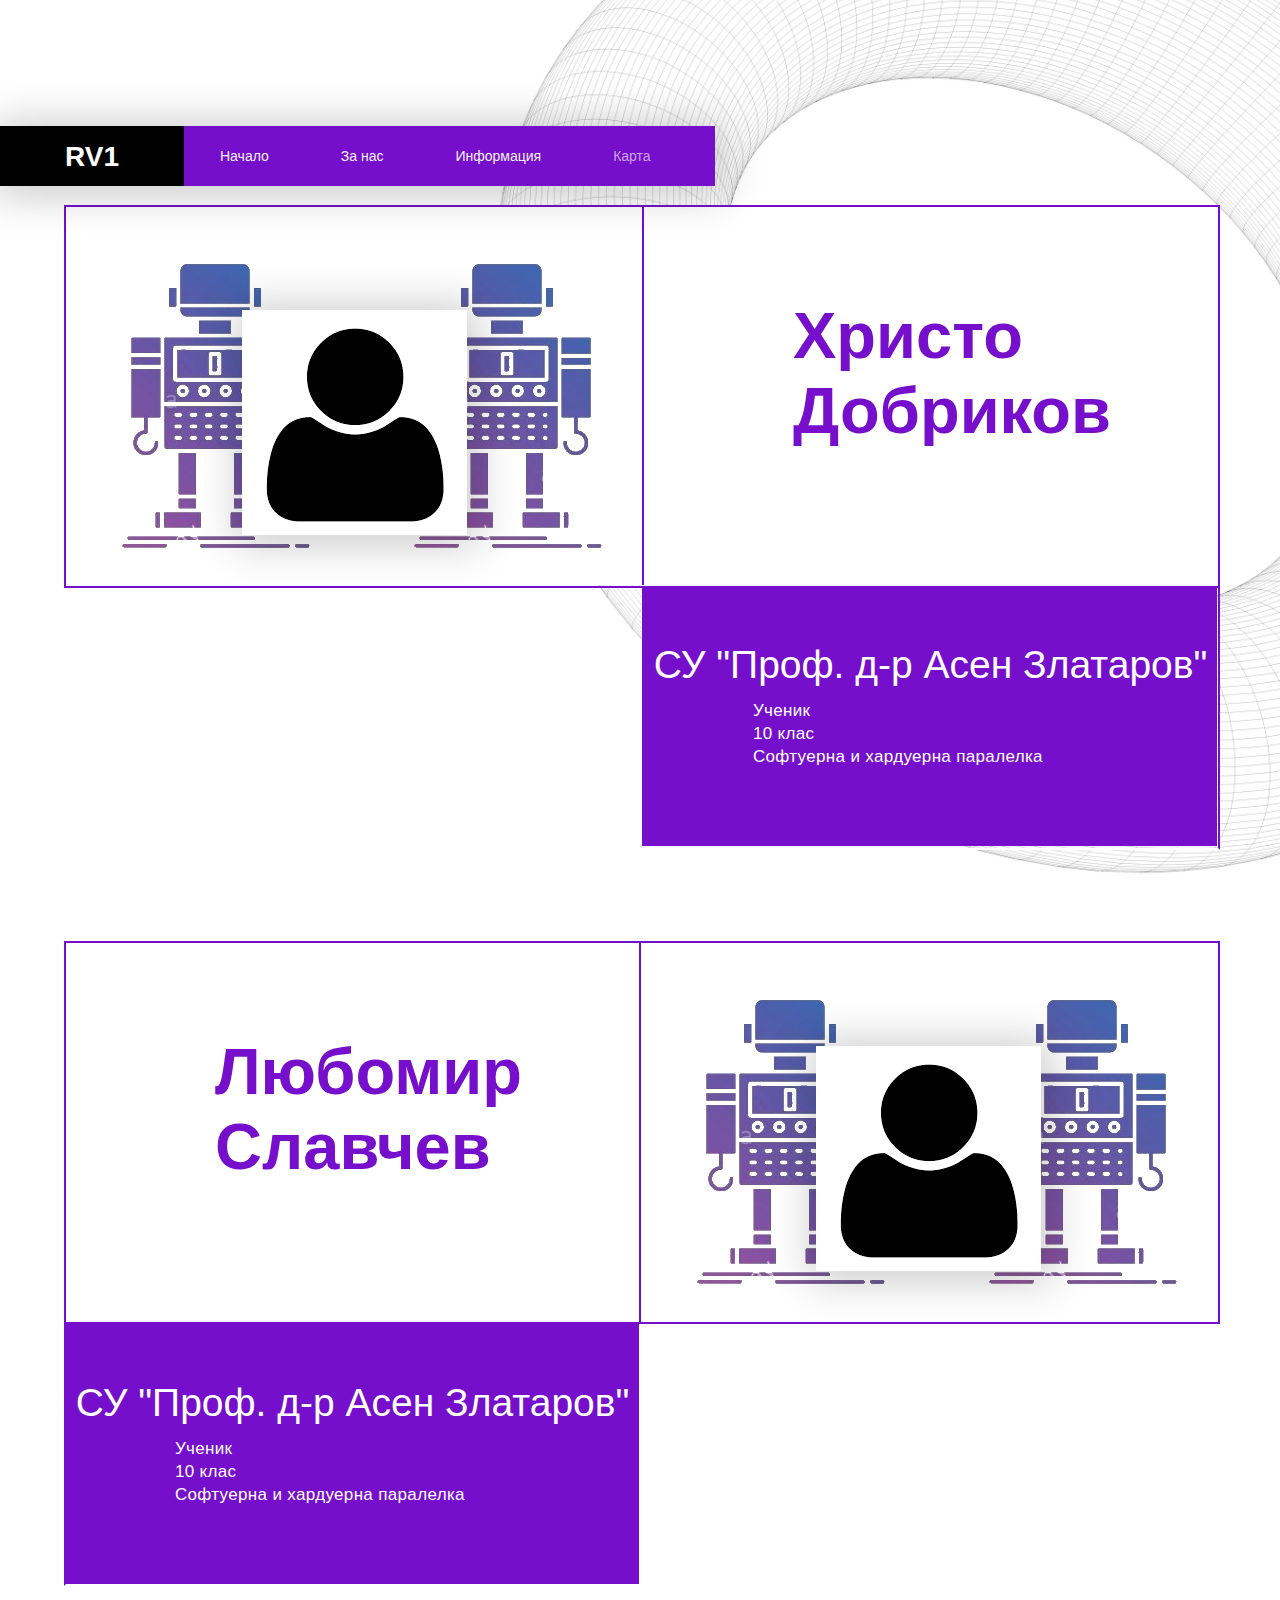
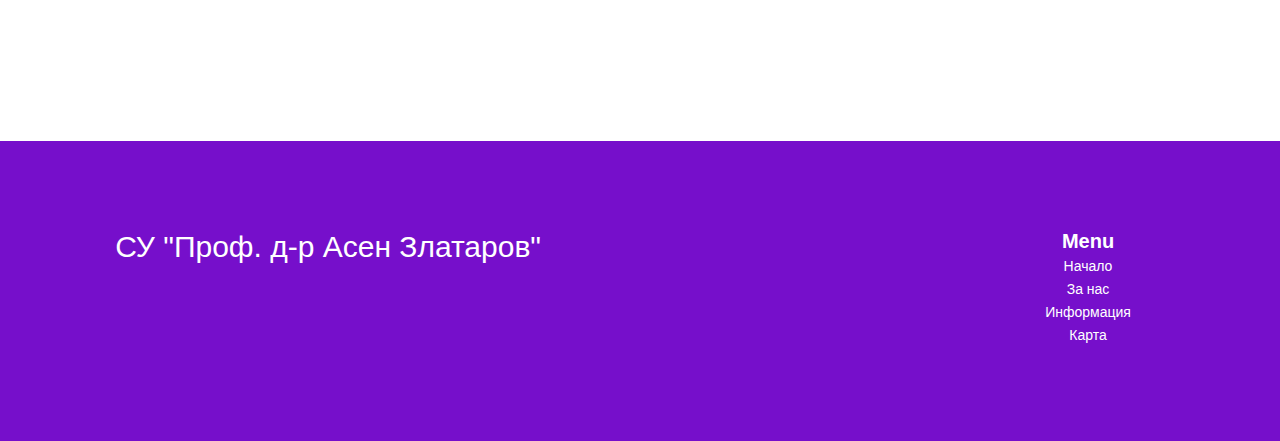
<file: Robotics 2020/Pages/about.html>
<!DOCTYPE html>
<html>
<head>
	<title>За нас | Robotics</title>
	<link rel="stylesheet" type="text/css" href="../Styles/style.css">
	<link rel="stylesheet" type="text/css" href="../Styles/about.css">
	<link rel="icon" href="../Images/logo1.png" type="image/gif" sizes="16x16">

	<meta charset="UTF-8">		
</head>
<body>

	<div class="navbar">
	  <h1 class="logo">RV1</h1>
	  <a href="../index.html">Начало</a>
	  <a href="">За нас</a>
	  <a href="info.html">Информация</a>
	  <a href="karta.html" class="active-nav">Карта</a>
	</div>

<div class="map-header">

<div id="about-us"class="about-us-ico">
	<div class="ico-first-box">
		<div class="about-us-first-box">
			
				<img class="portret" src="../Images/gaolang.png">
			
		</div>
		<div class="about-us-second-box">
			<div class="names-text">
				Христо<br> Добриков
			</div>


		</div>
	</div>	

	<div class="ico-second-box">	
		<div class=empty-box>

		</div>
		<div class=about-us-text-box>
			<div class="text-Capitals">
				СУ "Проф. д-р Асен Златаров"
			</div>
			<div class="text-text">
				Ученик<br>
				10 клас<br>
				Софтуерна и хардуерна паралелка
			</div>	
		</div>

	</div>	

</div>


<div class="about-us-lubo">
	<div class="lubo-first-box">
				<div class="about-us-second-box-lubo">
			<div class="names-text">
				Любомир<br> Славчев
			</div>


		</div>
		<div class="about-us-first-box-lubo">
			
				<img class="portret" src="../Images/gaolang.png">
			
		</div>
	</div>
	<div class="lubo-second-box">
			<div class=about-us-text-box-lubo>
			<div class="text-Capitals-lubo">
				СУ "Проф. д-р Асен Златаров"
			</div>
			<div class="text-text">
				Ученик<br>
				10 клас<br>
				Софтуерна и хардуерна паралелка
			</div>	
		</div>
	</div>
</div>
</div>
<div class="footer">
  <p class="left-text">СУ "Проф. д-р Асен Златаров"</p>

  <div class="right-text">
  <p class="right-heading">Menu</p>	

    <a class="footer-menu" href="../index.html">Начало</a><br>
	<a class="footer-menu" href="#about-us">За нас</a><br>
	<a class="footer-menu" href="info.html">Информация</a><br>
	<a class="footer-menu" href="karta.html">Карта</a><br>	

  </div>
</div>

</body>
</html>
</file>
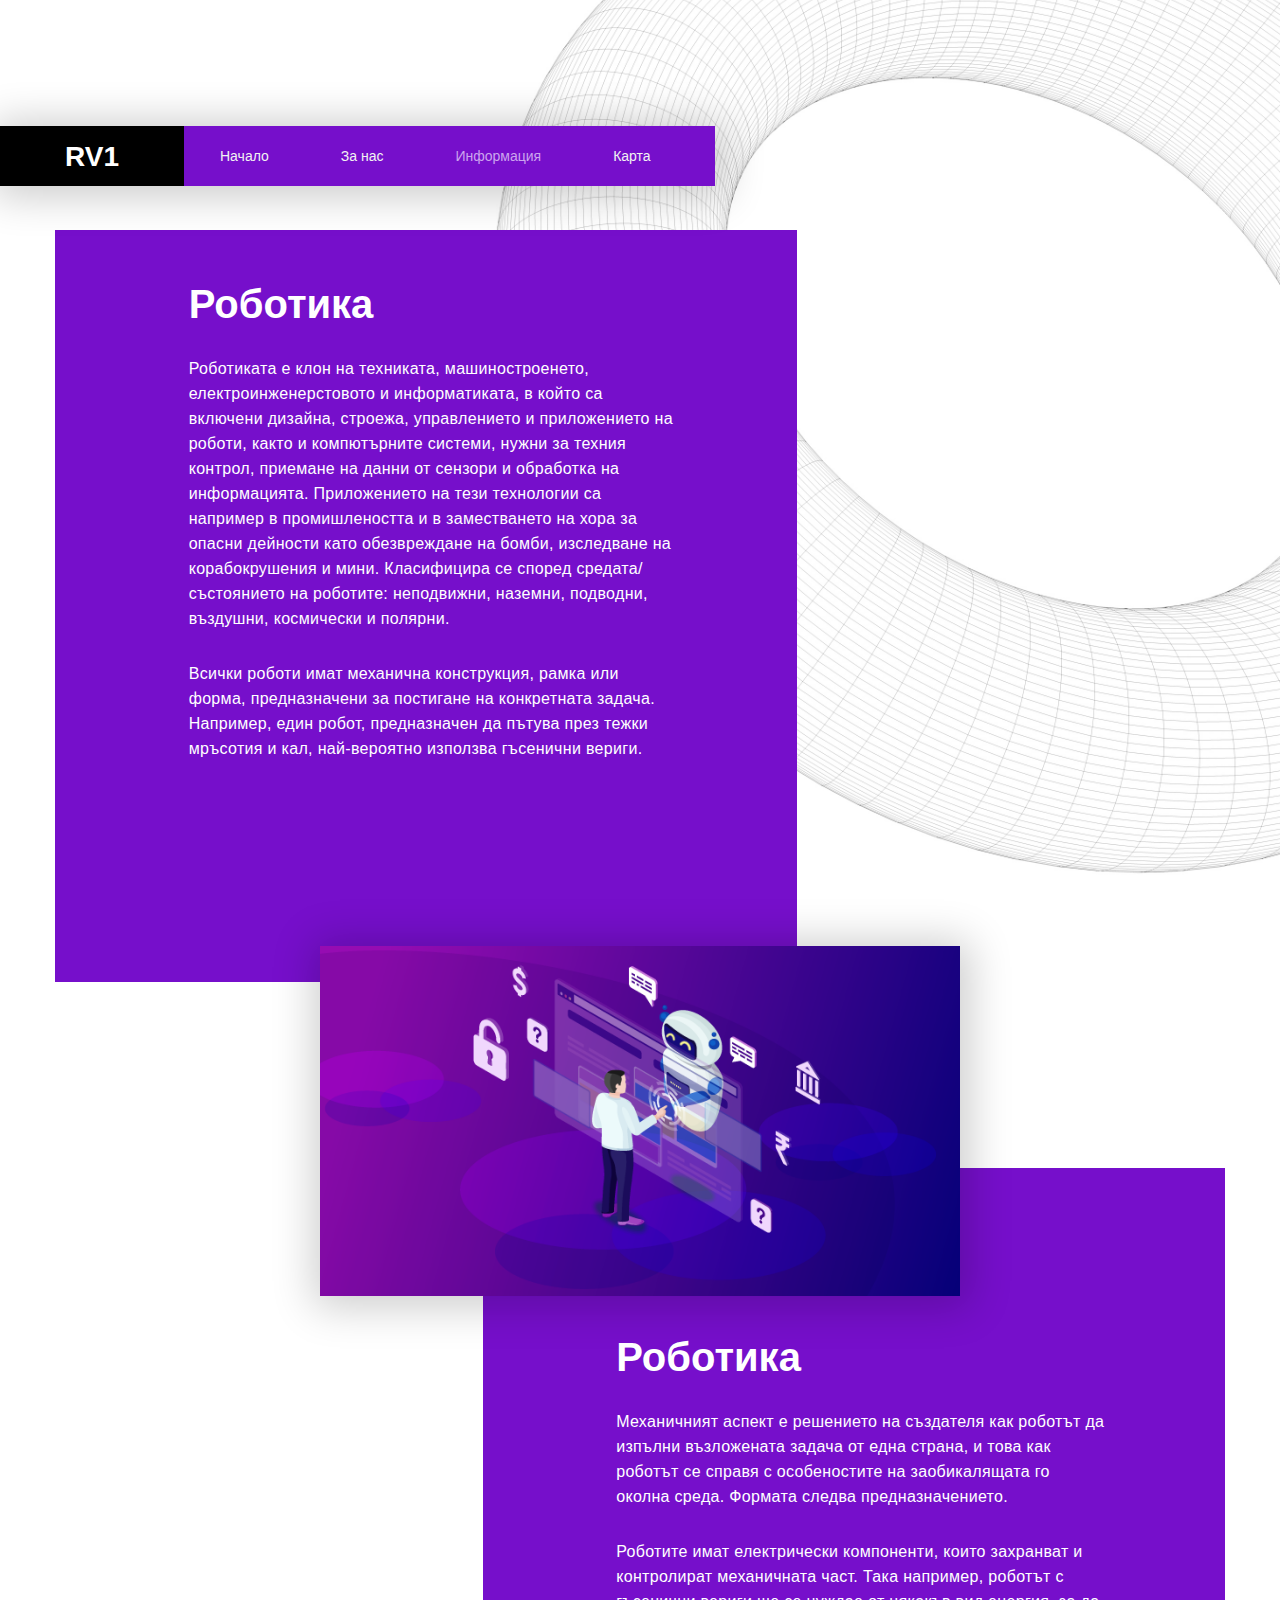
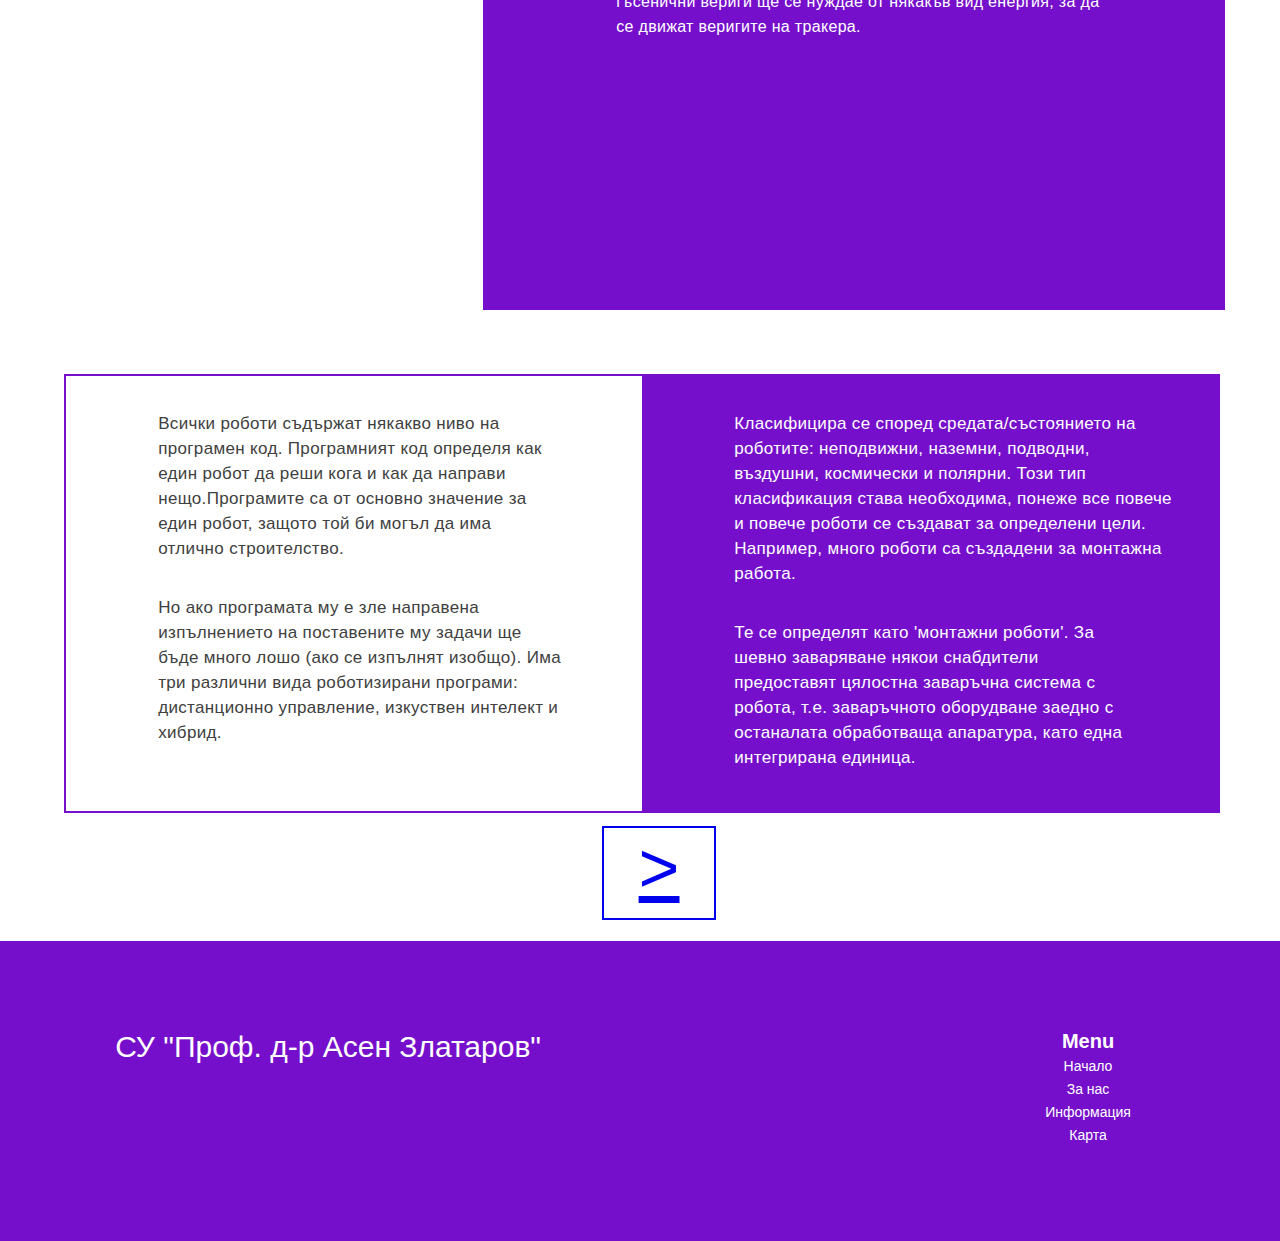
<file: Robotics 2020/Pages/info.html>
<!DOCTYPE html>
<html>
<head>
	<title>Информация | Robotics</title>
	<link rel="stylesheet" type="text/css" href="../Styles/style.css">
	<link rel="stylesheet" type="text/css" href="../Styles/info.css">
	<link rel="icon" href="../Images/logo1.png" type="image/gif" sizes="16x16">

	<meta charset="UTF-8">		
</head>
<body>

	<div class="navbar">
	  <h1 class="logo">RV1</h1>
	  <a href="../index.html">Начало</a>
	  <a href="about.html">За нас</a>
	  <a class="active-nav" href="info.html">Информация</a>
	  <a href="karta.html"">Карта</a>
	</div>

	<div class="info-header">

		<div class="info-box">
			<h1 class="info-heading">Роботика</h1>

			<p class="info-text">Роботиката е клон на техниката, машиностроенето, електроинженерстовото и информатиката, в който са включени дизайна, строежа, управлението и приложението на роботи, както и компютърните системи, нужни за техния контрол, приемане на данни от сензори и обработка на информацията. Приложението на тези технологии са например в промишлеността и в заместването на хора за опасни дейности като обезвреждане на бомби, изследване на корабокрушения и мини. Класифицира се според средата/състоянието на роботите: неподвижни, наземни, подводни, въздушни, космически и полярни.</p>

			<p class="info-text">Всички роботи имат механична конструкция, рамка или форма, предназначени за постигане на конкретната задача. Например, един робот, предназначен да пътува през тежки мръсотия и кал, най-вероятно използва гъсенични вериги.</p>
		</div>

	</div>

	<div class="info-picture"></div>

	<div class="info-box right-box">
			<h1 class="info-heading">Роботика</h1>

			<p class="info-text">Механичният аспект е решението на създателя как роботът да изпълни възложената задача от една страна, и това как роботът се справя с особеностите на заобикалящата го околна среда. Формата следва предназначението.</p>

			<p class="info-text">Роботите имат електрически компоненти, които захранват и контролират механичната част. Така например, роботът с гъсенични вериги ще се нуждае от някакъв вид енергия, за да се движат веригите на тракера.</p>
		</div>
		

	<div class="second-section-info">
		<div class="first-info-box">
			<p class="info-text1">Всички роботи съдържат някакво ниво на програмен код. Програмният код определя как един робот да реши кога и как да направи нещо.Програмите са от основно значение за един робот, защото той би могъл да има отлично строителство.</p>
			<p class="info-text1">Но ако програмата му е зле направена изпълнението на поставените му задачи ще бъде много лошо (ако се изпълнят изобщо). Има три различни вида роботизирани програми: дистанционно управление, изкуствен интелект и хибрид.</p>
		</div>
		<div class="second-info-box">
			<p class="info-text2">Класифицира се според средата/състоянието на роботите: неподвижни, наземни, подводни, въздушни, космически и полярни. Този тип класификация става необходима, понеже все повече и повече роботи се създават за определени цели. Например, много роботи са създадени за монтажна работа.</p>
			<p class="info-text3">Те се определят като 'монтажни роботи'. За шевно заваряване някои снабдители предоставят цялостна заваръчна система с робота, т.е. заваръчното оборудване заедно с останалата обработваща апаратура, като една интегрирана единица.</p>	
		</div>
	</div>

	<a class="pointer" href="info1.html">></a>
	
<div class="footer">
	<p class="left-text">СУ "Проф. д-р Асен Златаров"</p>

  <div class="right-text">
  <p class="right-heading">Menu</p>	

    <a class="footer-menu" href="../index.html">Начало</a><br>
	<a class="footer-menu" href="about.html">За нас</a><br>
	<a class="footer-menu" href="info.html">Информация</a><br>
	<a class="footer-menu" href="karta.html">Карта</a><br>	

  </div>

</div>
</body>
</html>
</file>
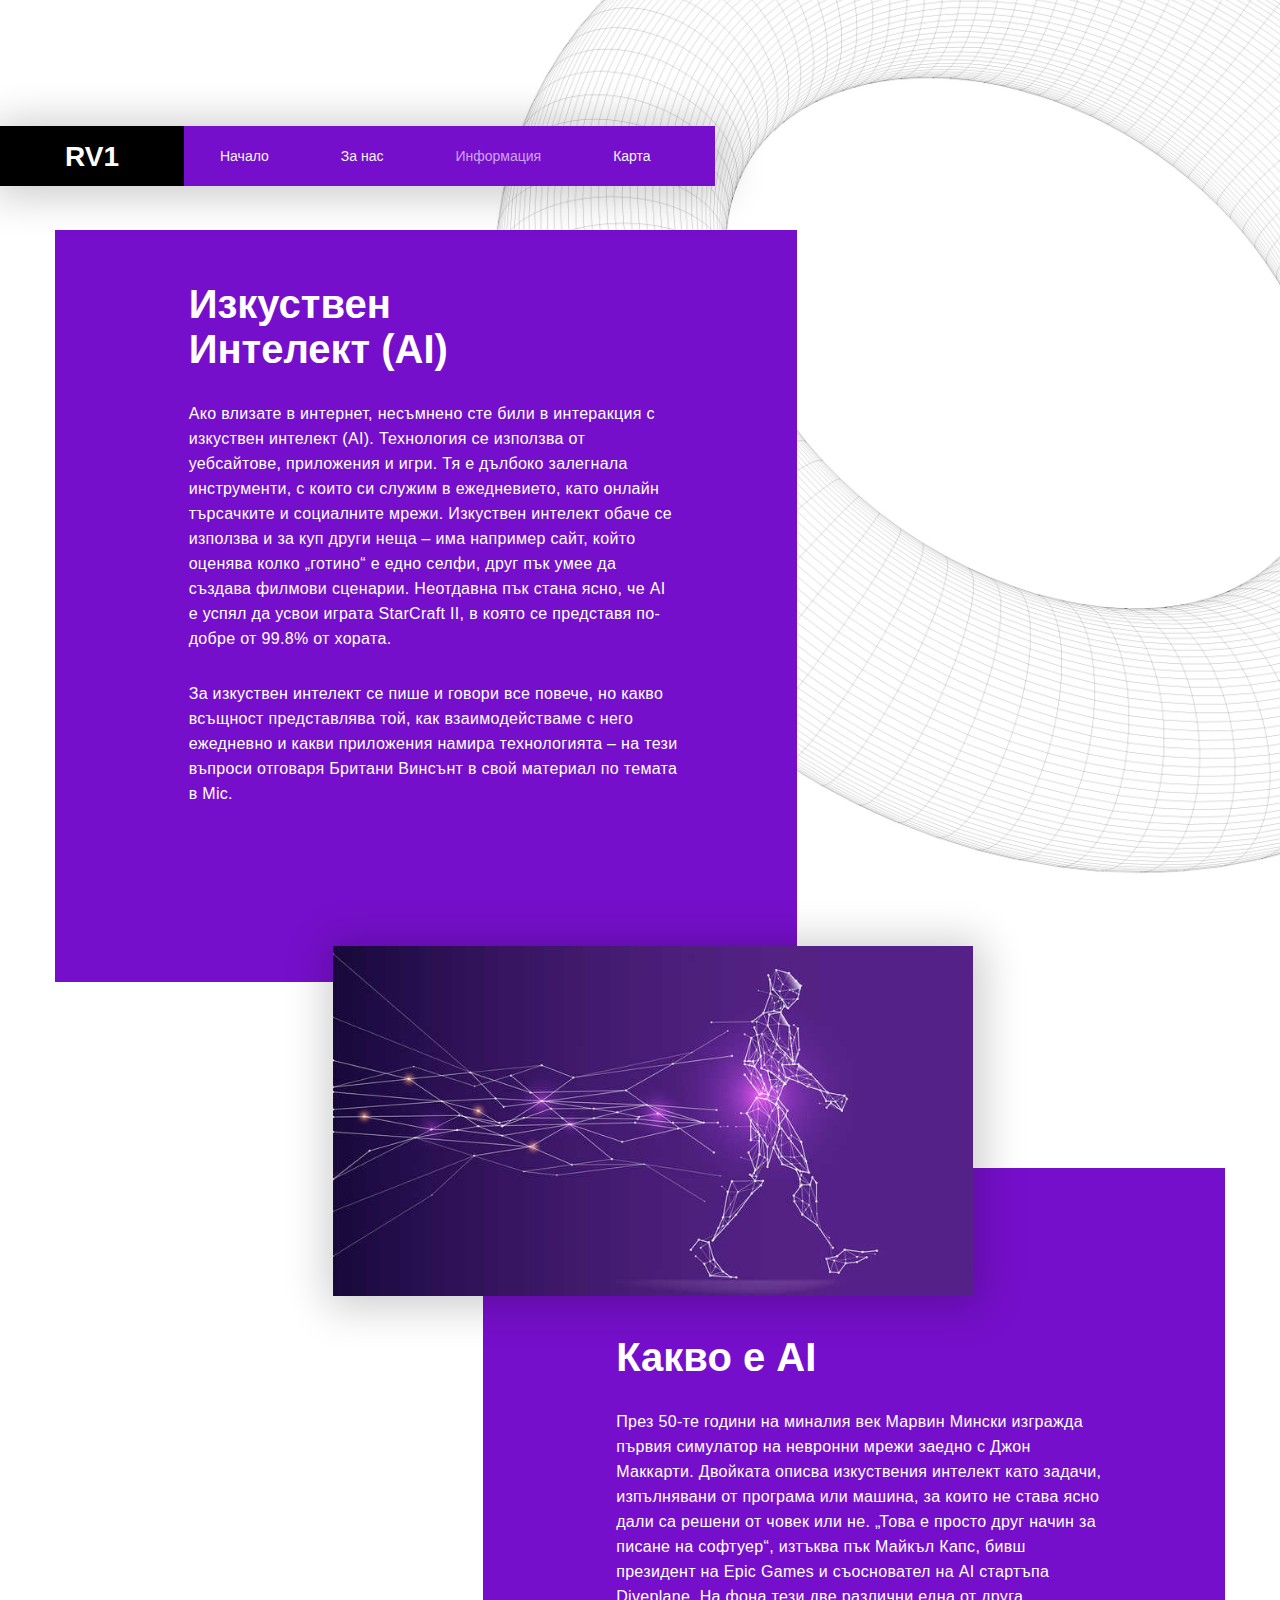
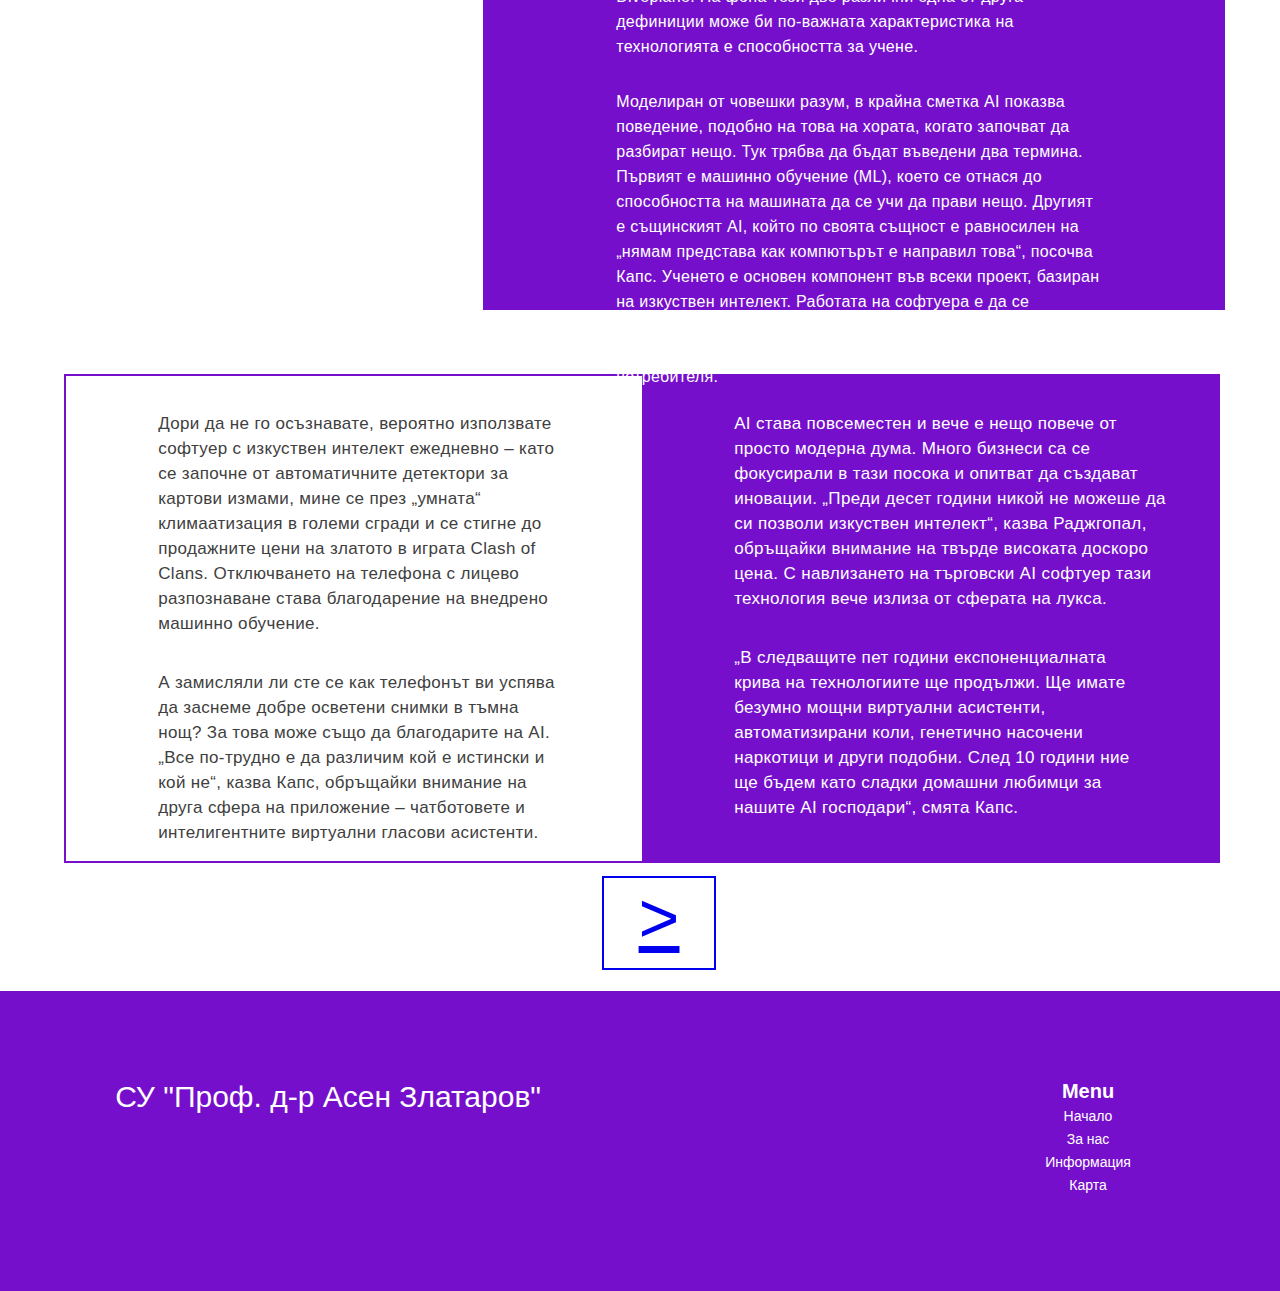
<file: Robotics 2020/Pages/info1.html>
<!DOCTYPE html>
<html>
<head>
	<title>Информация | Robotics</title>
	<link rel="stylesheet" type="text/css" href="../Styles/style.css">
	<link rel="stylesheet" type="text/css" href="../Styles/info.css">
	<link rel="icon" href="../Images/logo1.png" type="image/gif" sizes="16x16">

	<meta charset="UTF-8">		
</head>
<body>

	<div class="navbar">
	  <h1 class="logo">RV1</h1>
	  <a href="../index.html">Начало</a>
	  <a href="about.html">За нас</a>
	  <a class="active-nav" href="info.html">Информация</a>
	  <a href="karta.html"">Карта</a>
	</div>

	<div class="info-header">

		<div class="info-box">
			<h1 class="info-heading">Изкуствен Интелект (AI)</h1>

			<p class="info-text">Ако влизате в интернет, несъмнено сте били в интеракция с изкуствен интелект (AI). Технология се използва от уебсайтове, приложения и игри. Тя е дълбоко залегнала инструменти, с които си служим в ежедневието, като онлайн търсачките и социалните мрежи. Изкуствен интелект обаче се използва и за куп други неща – има например сайт, който оценява колко „готино“ е едно селфи, друг пък умее да създава филмови сценарии. Неотдавна пък стана ясно, че AI е успял да усвои играта StarCraft II, в която се представя по-добре от 99.8% от хората.</p>

			<p class="info-text">За изкуствен интелект се пише и говори все повече, но какво всъщност представлява той, как взаимодействаме с него ежедневно и какви приложения намира технологията – на тези въпроси отговаря Британи Винсънт в свой материал по темата в Mic.  </p>
		</div>

	</div>

	<div class="info-picture1"></div>

	<div class="info-box right-box">
			<h1 class="info-heading">Какво е AI</h1>

			<p class="info-text">През 50-те години на миналия век Марвин Мински изгражда първия симулатор на невронни мрежи заедно с Джон Маккарти. Двойката описва изкуствения интелект като задачи, изпълнявани от програма или машина, за които не става ясно дали са решени от човек или не. 
„Това е просто друг начин за писане на софтуер“, изтъква пък Майкъл Капс, бивш президент на Epic Games и съосновател на AI стартъпа Diveplane. 
На фона тези две различни една от друга дефиниции може би по-важната характеристика на технологията е способността за учене.</p>

			<p class="info-text">Моделиран от човешки разум, в крайна сметка AI показва поведение, подобно на това на хората, когато започват да разбират нещо. 
Тук трябва да бъдат въведени два термина. Първият е машинно обучение (ML), което се отнася до способността на машината да се учи да прави нещо. Другият е същинският AI, който по своята същност е равносилен на „нямам представа как компютърът е направил това“, посочва Капс. 
Ученето е основен компонент във всеки проект, базиран на изкуствен интелект. Работата на софтуера е да се съобрази с премените и да ги усвоява, като съумее да забележи разликата в решенията и действията на потребителя. </p>
		</div>
		

	<div class="second-section-info">
		<div class="first-info-box">
			<p class="info-text1">Дори да не го осъзнавате, вероятно използвате софтуер с изкуствен интелект ежедневно – като се започне от автоматичните детектори за картови измами, мине се през „умната“ климаатизация в големи сгради и се стигне до продажните цени на златото в играта Clash of Clans.
			Отключването на телефона с лицево разпознаване става благодарение на внедрено машинно обучение.</p>
			<p class="info-text1">А замисляли ли сте се как телефонът ви успява да заснеме добре осветени снимки в тъмна нощ? За това може също да благодарите на AI. 
		„Все по-трудно е да различим кой е истински и кой не“, казва Капс, обръщайки внимание на друга сфера на приложение – чатботовете и интелигентните виртуални гласови асистенти.</p>
		</div>
		<div class="second-info-box">
			<p class="info-text2">AI става повсеместен и вече е нещо повече от просто модерна дума. Много бизнеси са се фокусирали в тази посока и опитват да създават иновации. „Преди десет години никой не можеше да си позволи изкуствен интелект“, казва Раджгопал, обръщайки внимание на твърде високата доскоро цена. С навлизането на търговски AI софтуер тази технология вече излиза от сферата на лукса. </p>
			<p class="info-text3">„В следващите пет години експоненциалната крива на технологиите ще продължи. Ще имате безумно мощни виртуални асистенти, автоматизирани коли, генетично насочени наркотици и други подобни. След 10 години ние ще бъдем като сладки домашни любимци за нашите AI господари“, смята Капс.</p>	
		</div>
	</div>

	<a class="pointer" href="info2.html">></a>
	
<div class="footer">
  <p class="left-text">СУ "Проф. д-р Асен Златаров"</p>

  <div class="right-text">
  <p class="right-heading">Menu</p>	

    <a class="footer-menu" href="../index.html">Начало</a><br>
	<a class="footer-menu" href="about.html">За нас</a><br>
	<a class="footer-menu" href="info.html">Информация</a><br>
	<a class="footer-menu" href="karta.html"">Карта</a><br>	

  </div>

</div>
</body>
</html>
</file>
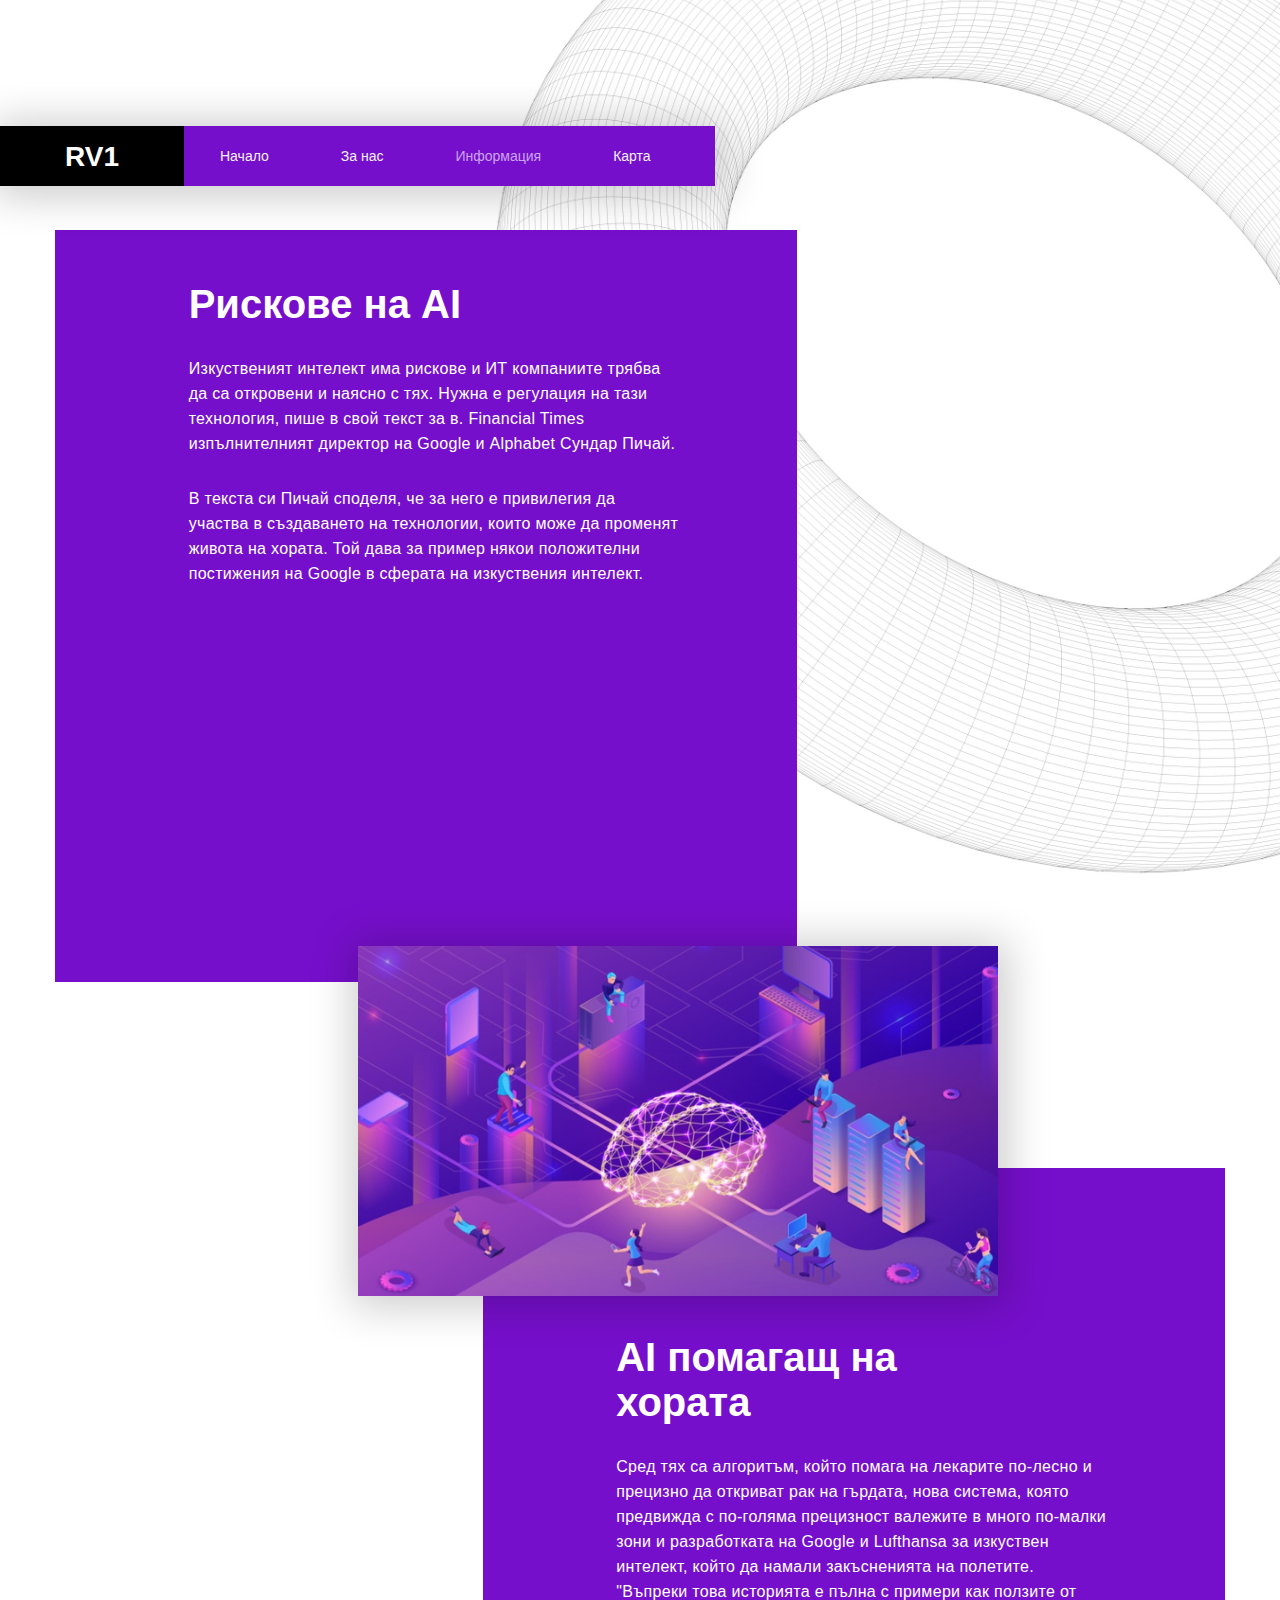
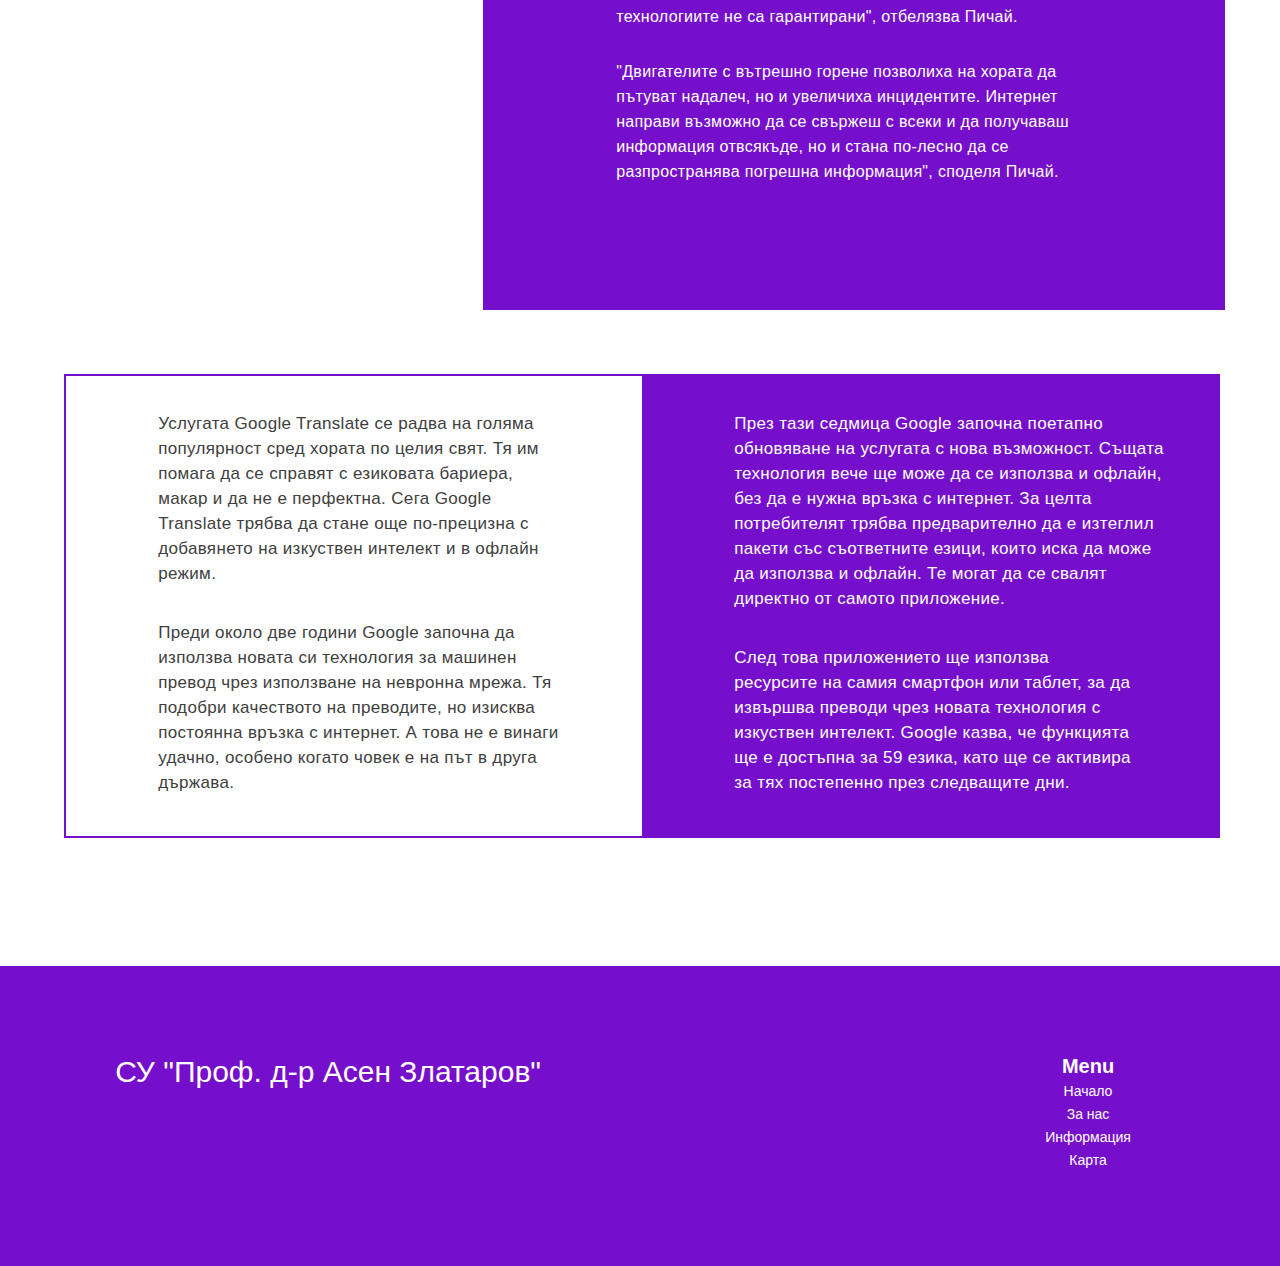
<file: Robotics 2020/Pages/info2.html>
<!DOCTYPE html>
<html>
<head>
	<title>Информация | Robotics</title>
	<link rel="stylesheet" type="text/css" href="../Styles/style.css">
	<link rel="stylesheet" type="text/css" href="../Styles/info.css">
	<link rel="icon" href="../Images/logo1.png" type="image/gif" sizes="16x16">

	<meta charset="UTF-8">		
</head>
<body>

	<div class="navbar">
	  <h1 class="logo">RV1</h1>
	  <a href="../index.html">Начало</a>
	  <a href="about.html">За нас</a>
	  <a class="active-nav" href="info.html">Информация</a>
	  <a href="karta.html"">Карта</a>
	</div>

	<div class="info-header">

		<div class="info-box">
			<h1 class="info-heading">Рискове на AI</h1>

			<p class="info-text">Изкуственият интелект има рискове и ИТ компаниите трябва да са откровени и наясно с тях. Нужна е регулация на тази технология, пише в свой текст за в. Financial Times изпълнителният директор на Google и Alphabet Сундар Пичай.</p>

			<p class="info-text">В текста си Пичай споделя, че за него е привилегия да участва в създаването на технологии, които може да променят живота на хората. Той дава за пример някои положителни постижения на Google в сферата на изкуствения интелект. </p>
		</div>

	</div>

	<div class="info-picture2"></div>

	<div class="info-box right-box">
			<h1 class="info-heading">AI помагащ на хората</h1>

			<p class="info-text">Сред тях са алгоритъм, който помага на лекарите по-лесно и прецизно да откриват рак на гърдата, нова система, която предвижда с по-голяма прецизност валежите в много по-малки зони и разработката на Google и Lufthansa за изкуствен интелект, който да намали закъсненията на полетите. "Въпреки това историята е пълна с примери как ползите от технологиите не са гарантирани", отбелязва Пичай.</p>

			<p class="info-text">"Двигателите с вътрешно горене позволиха на хората да пътуват надалеч, но и увеличиха инцидентите. Интернет направи възможно да се свържеш с всеки и да получаваш информация отвсякъде, но и стана по-лесно да се разпространява погрешна информация", споделя Пичай. </p>
		</div>
		

	<div class="second-section-info">
		<div class="first-info-box">
			<p class="info-text1">Услугата Google Translate се радва на голяма популярност сред хората по целия свят. Тя им помага да се справят с езиковата бариера, макар и да не е перфектна. Сега Google Translate трябва да стане още по-прецизна с добавянето на изкуствен интелект и в офлайн режим.</p>
			<p class="info-text1">Преди около две години Google започна да използва новата си технология за машинен превод чрез използване на невронна мрежа. Тя подобри качеството на преводите, но изисква постоянна връзка с интернет. А това не е винаги удачно, особено когато човек е на път в друга държава.</p>
		</div>
		<div class="second-info-box">
			<p class="info-text2">През тази седмица Google започна поетапно обновяване на услугата с нова възможност. Същата технология вече ще може да се използва и офлайн, без да е нужна връзка с интернет. За целта потребителят трябва предварително да е изтеглил пакети със съответните езици, които иска да може да използва и офлайн. Те могат да се свалят директно от самото приложение.</p>
			<p class="info-text3">След това приложението ще използва ресурсите на самия смартфон или таблет, за да извършва преводи чрез новата технология с изкуствен интелект. Google казва, че функцията ще е достъпна за 59 езика, като ще се активира за тях постепенно през следващите дни.</p>	
		</div>
	</div>


	
<div class="footer">
  <p class="left-text">СУ "Проф. д-р Асен Златаров"</p>

  <div class="right-text">
  <p class="right-heading">Menu</p>	

    <a class="footer-menu" href="../index.html">Начало</a><br>
	<a class="footer-menu" href="about.html">За нас</a><br>
	<a class="footer-menu" href="info.html">Информация</a><br>
	<a class="footer-menu" href="karta.html"">Карта</a><br>	

  </div>

</div>
</body>
</html>
</file>
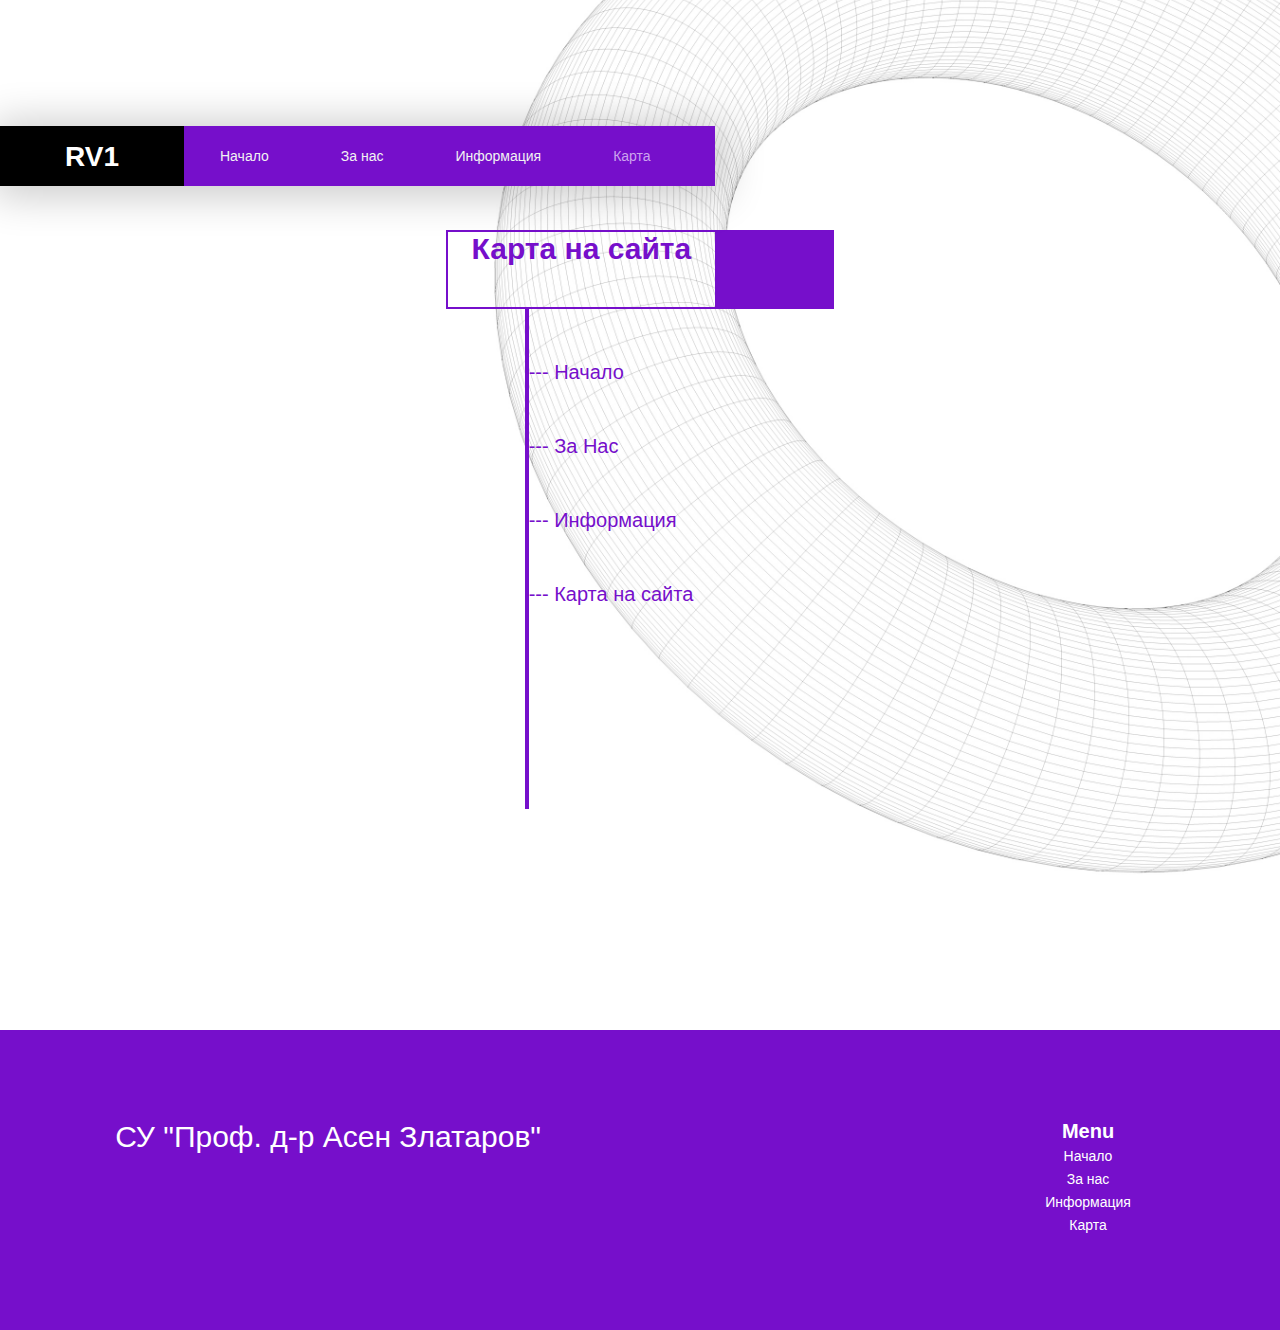
<file: Robotics 2020/Pages/karta.html>
<!DOCTYPE html>
<html>
<head>
	<title>Карта | Robotics</title>
	<link rel="stylesheet" type="text/css" href="../Styles/style.css">
	<link rel="stylesheet" type="text/css" href="../Styles/karta.css">
	<link rel="icon" href="../Images/logo1.png" type="image/gif" sizes="16x16">

	<meta charset="UTF-8">		
</head>
<body>

	<div class="navbar">
	  <h1 class="logo">RV1</h1>
	  <a href="../index.html">Начало</a>
	  <a href="about.html">За нас</a>
	  <a href="info.html">Информация</a>
	  <a href="" class="active-nav">Карта</a>
	</div>


<div class="map-header">

	<div class="double-box">
	Карта на сайта
			<div class="second-double-box">
			</div>
	</div>
	<div class="line">

	</div>
	<div class="map-text">
<a href="../index.html"s>--- Начало</a>
	</div>

	<div class="map-text">
<a href="">--- За Нас</a>
	</div>


	<div class="map-text">
<a href="info.html">--- Информация</a>	
	</div>


	<div class="map-text">
<a href="">--- Карта на сайта</a>	
	</div>

</div>


<div class="footer">
  <p class="left-text">СУ "Проф. д-р Асен Златаров"</p>

  <div class="right-text">
  <p class="right-heading">Menu</p>	

    <a class="footer-menu" href="../index.html">Начало</a><br>
	<a class="footer-menu" href="about.html">За нас</a><br>
	<a class="footer-menu" href="info.html">Информация</a><br>
	<a class="footer-menu" href="">Карта</a><br>	

  </div>
</div>

</body>
</html>
</file>
<file: Robotics 2020/Styles/style.css>
/* Code Authors Lyubomir Slavchev and Hristo Dobrikov */
*{
	margin:0;
	padding:0; 
}

.box{
    height: 500px;
    width: 35%;
    background-color: white;
    float: right;
    margin: 10% 10% 0% 0%;
    box-shadow: 2px 3px 40px 8px rgba(0, 0, 0, 0.2);
}

.whole-box{
	min-height: 1200px;
	width: 100%;
	background-image: url("../Images/bg4.jpg");
	background-attachment: fixed;
  background-position: center;
  background-repeat: no-repeat;
  background-size: cover;
}

.next-section{
	height: 500px;
	width: 100%;
	background-image: url("../Images/white-background.jpg");
}

.top-box{
    width: 100%;
    height: 50%;
    background-color: #760fcb;
}

.bottom-box{
height: 50%;
    width: 100%;
    color: #760fcb;
    font-size: 51px;
    font-weight: bold;
    padding: 7%;
}

.top-text{
	color: white;
    font-size: 51px;
    font-weight: bold;
    padding: 7%;
}

.bottom-bottom-text{
font-size: 25px;
    line-height: 1.6;
    color: #404040;
    margin-top: 5%;
}

.between-section{
	height: 350px;
    width: 58%;
    background-color: #760fcb;
    margin-left: 5%;
    float: left;
    margin-top: 22%;
}

/*-------------------------------*/

body {
    font-size: 10px;
    font-family: Arial,Helvetica,sans-serif;  
}


/* The navigation bar */
.navbar {
    overflow: hidden;
    background-color: #760fcb;
    position: absolute;
    top: 14%;
    width: 715px;
    max-height: 60px;
    z-index: 2;
    box-shadow: 2px 3px 40px 8px rgba(0, 0, 0, 0.2);
}

/* Links inside the navbar */
.navbar a {
    float: left;
    display: block;
    color: #f2f2f2;
    text-align: center;
    padding: 22px 36px;
    text-decoration: none;
    font-size: 14px;
    font-family: "open sans", sans-serif;
    transition: color 0.4s ease 0s;
}
/* Change background on mouse-over */
.navbar a:hover {
  color: #CCA4EE;
}

.logo {
    background: #000;
    color: #fff;
    width: 184px;
    height: 60px;
    margin-top: 0px;
    float: left;
    text-align: center;
    padding: 15px 0px 0px 0px;
    font-size: 28px;
}

.second-section {
    min-height: 1100px;
    width: 100%;
    background-image: url(../Images/bgpar.jpg);
    background-attachment: fixed;
    background-position: center;
    background-repeat: no-repeat;
    background-size: cover;
}

.video {
    height: 100%;
    width: 75%;
    background-image: url(../Images/vid.gif);
    background-repeat: no-repeat;
    background-size: cover;
    position: relative;
    top: 55%;
    left: 70%;
    box-shadow: 2px 3px 40px 8px rgba(0, 0, 0, 0.2);
    background-position: center;
}

.headings {
    height: 750px;
    width: 450px;
    position: absolute;
    left: 8%;
    margin-top: 32%;
}

.heading {
    width: 100%;
    font-size: 70px;
    padding: 20px;
    color: #8C8C8C;
    position: relative;
    top: 45%;
}

/*-----------------------*/

.about-us-ico{
width: 90%;
margin: 0 auto;
height: 800px;
margin-top: -5%;

}

.ico-first-box{
    width: 100%;
    height: 379px;
    border: 2px solid #760fcb;
}

.about-us-first-box{
    width: 50%;
    border-right: 2px solid #760fcb;
    height: 378px;
    background-image: url(../Images/logo1.png);
    float: left;
    background-color: white;
    
}

.about-us-second-box{
    width: 49.75%;
    height: 500px;
    float: left;
    font-size: 65px;
    color: #760fcb;
    font-weight: bold;
    background: #fff;
}

.names-text{
    padding-left: 26%;
    padding-top: 16%;
}

.ico-second-box{
width: 100%;
    height: 260px;
    border-right: 2px solid #760fcb;
    border-left: 2px solid white;
    border-bottom: 2px solid white;
}

.empty-box{
width: 50%;
    border-right: 2px solid #760fcb;
    height: 260px;
    float: left;
    margin-top: -121px;
}

.about-us-text-box{
    width: 49.75%;
    height: 260px;
    float: left;
    background-color: #760fcb;
    margin-top: -121px;
}

.text-Capitals{
    color: white;
    font-size: 39px;
    text-align: center;
    margin-top: 10%;
}

.text-text{
    color: white;
    text-align: left;
    margin-top: 2%;
    margin-left: 19%;
    font-size: 17px;
    line-height: 23px;
    letter-spacing: 0.02em;
}

.portret{
    display: block;
    margin: 0 auto;
    margin-top: 18%;
    box-shadow: 2.57px 3.06px 40px 8px rgba(0,0,0,0.2);
}

.about-us-lubo{
width: 90%;
margin: 0 auto;
height: 800px;
margin-top: -5%;
}

.lubo-first-box{
width: 100%;
    height: 379px;
    border: 2px solid #760fcb;
}

.about-us-second-box-lubo{
width: 49.75%;
    height: 379px;
    float: left;
    font-size: 65px;
    color: #760fcb;
    font-weight: bold;
    background: #fff;
    border-right: 2px solid #760fcb;
}

.about-us-first-box-lubo{
width: 49.924%;
    height: 378px;
    background-image: url(../Images/logo1.png);
    float: left;
    background-color: white;
}

.lubo-second-box{
width: 100%;
    height: 260px;
    border-left: 2px solid #760fcb;
    border-right: 2px solid white;
    border-bottom: 2px solid white;
}

.about-us-text-box-lubo{
    width: 49.75%;
    height: 260px;
    background-color: #760fcb;
    float: left;
}

.text-Capitals-lubo{
    color: white;
    font-size: 39px;
    text-align: center;
    margin-top: 10%;
}

/*--------------------------------*/

.big-picture-section {
    width: 100%;
    height: 1300px;
}
.pic-text{
    color: #fff;
    font-size: 17px;
    line-height: 25px;
    letter-spacing: 0.02em;
    width: 34%;
    padding: 0% 0% 2% 3%;
}

.pic-head {
    color: #fff;
    font-size: 25px;
    padding: 35% 0% 2% 3%;
}

.pic-btn {
    color: white;
    border: 1px solid white;
    padding: 1%;
    font-size: 15px;
    letter-spacing: 0.02em;
    margin: 0% 0% 0% 3%;
    text-decoration: none;
    transition: border-color 0.4s ease 0s, background-color 0.4s ease 0s
}

.pic-btn:hover {
    border: 1px solid black;
    background: black;
}


.purple-bg {
    width: 100%;
    height: 60%;
    background: #760fcb;
    margin-top: -23%;
}

.big-picture {
    background-image: linear-gradient(rgba(0,0,0,0.3),rgba(0,0,0,0.3)), url(../Images/bg2.jpg);
    background-attachment: fixed;
    background-position: center;
    background-repeat: no-repeat;
    background-size: cover;
    height: 57.5%;
    width: 90%;
    margin: 0 auto;
    top: -38%;
    position: relative;
}




.gallery{
width: 85%;
margin: 0 auto;
height: 250px;
margin-top: -12%;
padding: 0% 0% 15% 0%;
}

.gallery-title{
    color: #8C8C8C;
    font-size: 40px;
    font-weight: bold;
    text-align: center;
    padding: 0% 0 5% 0;
    margin-top: -13%;
}

.gallery-box{
width: 18%;
    height: 250px;
    float: left;
    margin-left: 2%;
    transition: transform .1s;
}

.picture-1{
background-image: url(../Images/gal1.png);
background-size: cover;
background-position: center;
margin-top: -2%;
cursor: pointer;
}

.picture-2{
background-image: url(../Images/gal2.png);
background-size: cover;
background-position: center;
cursor: pointer;
}

.picture-3{
background-image: url(../Images/gal3.png);
background-size: cover;
background-position: center;
height: 275px;
cursor: pointer;
}

.picture-4{
background-image: url(../Images/gal4.png);
background-size: cover;
background-position: center;
cursor: pointer;
}

.picture-5{
background-image: url(../Images/gal5.png);
background-size: cover;
background-position: center;
cursor: pointer;
}

.gallery-box:hover {
  -ms-transform: scale(1.2); 
  -webkit-transform: scale(1.2); 
  transform: scale(1.2);
  cursor: pointer;
}

.between-section-capitals{
    font-size: 50px;
    padding: 8% 9% 9% 9%;
    float: left;
    color: white;
    font-weight: bold;
}

.between-section-text{
    float: left;
    font-size: 23px;
    color: white;
    margin-left: 10%;
    margin-top: -5%;
}




.footer {
   position: relative;
   left: 0;
   bottom: 0;
   width: 100%;
   height: 300px;
   background-color: #760fcb;
   color: white;
   text-align: center;
}

.left-text {
    text-align: left;
    font-size: 30px;
    padding: 7% 0px 0 9%;
    float: left;
}

.right-text {
    font-size: 20px;
    font-family: 'open sans',sans-serif;
    padding: 7% 0% 1% 70%;
}

.footer-menu {
    text-decoration: none;
    color: #fff;
    font-size: 14px;

}

.right-heading {
    font-weight: bold;
}

.active-nav {
    color: #CCA4EE !important;
}





.mapping-box {
    width: 50%;
    margin-left: 40%;
    background: white;
    height: 400px;
    box-shadow: 2px 3px 40px 8px rgba(0, 0, 0, 0.2);
    margin-top: -7%;
}


.mapping-img {
    background-image: url(../Images/bg6.gif);
    background-size: cover;
    background-position: center;
    width: 55%;
    height: 400px;
    float: left;
}

.mapping-text-box {
    width: 45%;
    float: left;
}

.mapping-text-first {
    font-size: 20px;
    border: 1px solid #8c8c8c;
    padding: 5%;
    position: relative;
}

.first:before {
    content: "";
    position: absolute;
    top: 35px;
    left: -36px;
    z-index: 1;
    border: solid 18px transparent;
    border-right-color: #FFF;
}

.mapping-text {
    font-size: 20px;
    border-bottom: 1px solid #8c8c8c5e;
    padding: 8.9%;
    position: relative;
    cursor: pointer;
    display: block;
    text-decoration: none;
    color: #333;
}

.mapping-text:hover {
    background: #760fcb;
    color: #fff;
}

.mapping-img-head {
    color: #fff;
    font-size: 25px;
    padding: 7%;
}
























.modal {
  display: none; 
  position: fixed; 
  z-index: 1; 
  padding-top: 100px; 
  left: 0;
  top: 0;
  width: 100%; 
  height: 100%; 
  overflow: auto; 
  background-color: rgb(0,0,0); 
  background-color: rgba(0,0,0,0.2); 
}

/* The Close Button */
.close {
  color: #aaaaaa;
  float: right;
  font-size: 28px;
  font-weight: bold;
  margin-right: 10px;
}

.close:hover,
.close:focus {
  color: #000;
  text-decoration: none;
  cursor: pointer;
}

/* Modal Content */
.modal-content {
background-color: #fefefe;
    margin: auto;
    width: 68%;
    height: 501px;
}

.modal-box {
    border-bottom: 502px solid #760fcb;
    border-left: 0px solid transparent;
    border-right: 500px solid transparent;
    height: 0;
    width: 35%;
}

.modal-head {
    color: #fff;
    font-size: 25px;
    padding: 10% 0% 4% 0%;
    border-bottom: 3px solid white;
    width: 61%;
    margin-left: 13%;
}

.modal-text {
    width: 120%;
    font-size: 10px;
    font-family: 'open sans',sans-serif;
    line-height: 20px;
    letter-spacing: 0.02em;
    padding: 4% 0% 0% 13%;
    color: #fff;
}

.modal-img {
background-image: url(../Images/gal1.png);
    background-size: cover;
    background-position: center;
    height: 250px;
    width: 77%;
    position: relative;
    left: 165%;
    margin-top: -95%;
    animation: float 6s ease-in-out infinite;
}


.modal1 {
  display: none; 
  position: fixed; 
  z-index: 1; 
  padding-top: 100px; 
  left: 0;
  top: 0;
  width: 100%; 
  height: 100%; 
  overflow: auto; 
  background-color: rgb(0,0,0); 
  background-color: rgba(0,0,0,0.2); 
}

/* The Close Button */
.close1 {
  color: #aaaaaa;
  float: right;
  font-size: 28px;
  font-weight: bold;
  margin-right: 10px;
}

.close1:hover,
.close1:focus {
  color: #000;
  text-decoration: none;
  cursor: pointer;
}


.modal2 {
  display: none; 
  position: fixed; 
  z-index: 1; 
  padding-top: 100px; 
  left: 0;
  top: 0;
  width: 100%; 
  height: 100%; 
  overflow: auto; 
  background-color: rgb(0,0,0); 
  background-color: rgba(0,0,0,0.2); 
}

/* The Close Button */
.close2 {
  color: #aaaaaa;
  float: right;
  font-size: 28px;
  font-weight: bold;
  margin-right: 10px;
}

.close2:hover,
.close2:focus {
  color: #000;
  text-decoration: none;
  cursor: pointer;
}

.modal3 {
  display: none; 
  position: fixed; 
  z-index: 1; 
  padding-top: 100px; 
  left: 0;
  top: 0;
  width: 100%; 
  height: 100%; 
  overflow: auto; 
  background-color: rgb(0,0,0); 
  background-color: rgba(0,0,0,0.2); 
}

/* The Close Button */
.close3 {
  color: #aaaaaa;
  float: right;
  font-size: 28px;
  font-weight: bold;
  margin-right: 10px;
}

.close3:hover,
.close3:focus {
  color: #000;
  text-decoration: none;
  cursor: pointer;
}

.modal4 {
  display: none; 
  position: fixed; 
  z-index: 1; 
  padding-top: 100px; 
  left: 0;
  top: 0;
  width: 100%; 
  height: 100%; 
  overflow: auto; 
  background-color: rgb(0,0,0); 
  background-color: rgba(0,0,0,0.2); 
}

/* The Close Button */
.close4 {
  color: #aaaaaa;
  float: right;
  font-size: 28px;
  font-weight: bold;
  margin-right: 10px;
}

.close4:hover,
.close4:focus {
  color: #000;
  text-decoration: none;
  cursor: pointer;
}


.modal-img1 {
    background-image: url(../Images/gal2.png);
    background-size: cover;
    background-position: center;
    height: 230px;
    width: 55%;
    position: relative;
    left: 154%;
    margin-top: -47%;
    animation: float 6s ease-in-out infinite;
}

.modal-img2 {
background-image: url(../Images/gal3.png);
    background-size: cover;
    background-position: center;
    height: 250px;
    width: 77%;
    position: relative;
    left: 160%;
    margin-top: -39%;
    animation: float 6s ease-in-out infinite;
}

.modal-img3 {
background-image: url(../Images/gal4.png);
    background-size: cover;
    background-position: center;
    height: 250px;
    width: 55%;
    position: relative;
    left: 174%;
    margin-top: -17%;
    animation: float 6s ease-in-out infinite;
}

.modal-img4 {
    background-image: url(../Images/gal5.png);
    background-size: cover;
    background-position: center;
    height: 360px;
    width: 40%;
    position: relative;
    left: 155%;
    margin-top: -48%;
    animation: float 6s ease-in-out infinite;
}






html { scroll-behavior: smooth; }


@media only screen and (min-width: 1920px) {
    .between-section {
        height: 450px;
        margin-top: 17%;
    }
    .video { height: 110%;}
    .purple-bg { margin-top: 5%;}
    .picture-1{ margin-top: 0%;}
    .pic-head { padding: 25% 0% 2% 3%;}
    .modal-text { font-size: 15px; width: 112%;}
    .modal-img {
    height: 310px;
    width: 60%;
    left: 150%;
    margin-top: -70%;
}
    .modal-box {
    border-right: 602px solid transparent;
    width: 40%;
}
    
}



}

@media only screen and (max-width: 1024px) {
  .box {
    height: 520px;
    width: 37%;
    margin: 35% 10% -14% 0%;
  }

  .names-text {
    padding-left: 20%;
    padding-top: 25%;
    }
   .pic-head {
    font-size: 45px;
    padding: 13% 0% 2% 3%;
    }
    .pic-text {
    font-size: 30px;
    padding: 0% 0% 5% 3%;
    }
    .navbar {
    top: 0%;
    width: 100%;
    max-height: 160px;
    }
    .logo {
    width: 184px;
    height: 81px;
    padding: 30px 0px 0px 0px;
    }   
    .navbar a {
    padding: 40px 68px;
    }
   
  .about-us-first-box-lubo { background-position: center;}
  .about-us-first-box { background-position: center;}
  .text-text { font-size: 23px;}
  .pic-btn { padding: 2%;}
  .gallery { width: 100%;}  
  .modal-img { margin-top: -130%;}
  .modal-box {
    border-bottom: 688px solid #760fcb;
    margin-top: 60%;
    }
  .modal-text {
    font-size: 12px;
    padding: 10% 0% 0% 13%;
    }

    .modal-head {
    padding: 21% 0% 0% 13%;
    }

    .modal-content {
    width: 85%;
    height: 687px;
    }

}



@keyframes float {
    0% {

        transform: translatey(0px);
    }
    50% {

        transform: translatey(-20px);
    }
    100% {

        transform: translatey(0px);
    }
}



.ha1 {
    animation: colsw1 2s  infinite;
}

.ha2 {
    animation: colsw2 2s  infinite;
}

.ha3 {
    animation: colsw3 2s  infinite;
}


@keyframes colsw1 {
    0% {color: #8C8C8C;}
    25% {color: #760fcb;}
    50% {color: #8C8C8C;}
    100% {color: #8C8C8C;}
}

@keyframes colsw2 {
    0% {color: #8C8C8C;}
    25% {color: #8C8C8C;}
    50% {color: #760fcb;}
    100% {color: #8C8C8C;}
}

@keyframes colsw3 {
    0% {color: #8C8C8C;}
    25% {color: #8C8C8C;}
    50% {color: #8C8C8C;}
    100% {color: #760fcb;}
}
</file>
<file: Robotics 2020/Styles/about.css>
.map-header{
    min-height: 800px;
    width: 100%;
    background-image: url(../Images/bgpar.jpg);
    background-attachment: fixed;
    background-position: center;
    background-repeat: no-repeat;
    background-size: cover;
    padding-top: 21%;
}
</file>
<file: Robotics 2020/Styles/info.css>
.info-header {
	min-height: 1100px;
    width: 100%;
    background-image: url(../Images/bgpar.jpg);
    background-attachment: fixed;
    background-position: center;
    background-repeat: no-repeat;
    background-size: cover;
    padding-top: 18%;
}

.info-box {
 	background: #760fcb;
    height: 700px;
    width: 58%;
    padding: 4% 0% 0% 0%;
    position: relative;
    left: 4.3%;
}

.info-heading {
    color: #fff;
    width: 50%;
    font-size: 40px;
    padding: 0% 0% 0% 18%;

}

.info-text {
    width: 66%;
    font-size: 16px;
    font-family: 'open sans',sans-serif;
    line-height: 25px;
    letter-spacing: 0.02em;
    padding: 4% 0% 0% 18%;
    color: #fff;
}

.right-box {
    left: 37.7%;
    padding: 13% 0% 2% 0%;
    margin-top: -10%;
    height: 550px;
    margin-bottom: 5%;
}

.info-picture {
	height: 350px;
    width: 50%;
    max-width: 800px;
    background-image: url(../Images/bg3.png);
    background-repeat: no-repeat;
    background-size: cover;
    position: relative;
    left: 25%;
    box-shadow: 2px 3px 40px 8px rgba(0, 0, 0, 0.2);
    z-index: 1;
    margin-top: -30%;
}

.info-picture1 {
    height: 350px;
    width: 50%;
    max-width: 800px;
    background-image: url(../Images/bg8.jpg);
    background-repeat: no-repeat;
    background-size: cover;
    position: relative;
    left: 26%;
    box-shadow: 2px 3px 40px 8px rgba(0, 0, 0, 0.2);
    z-index: 1;
    margin-top: -30%;
    background-position: center;
}

.info-picture2 {
    height: 350px;
    width: 50%;
    max-width: 800px;
    background-image: url(../Images/bg1.jpg);
    background-repeat: no-repeat;
    background-size: cover;
    position: relative;
    left: 28%;
    box-shadow: 2px 3px 40px 8px rgba(0, 0, 0, 0.2);
    z-index: 1;
    margin-top: -30%;
    background-position: center;
}

.second-section-info{
    border: 2px solid #760fcb;
    width: 90%;
    margin-left: 5%;
    margin-bottom: 10%;
}



.first-info-box {
	width: 50%;
    float: left;
}

.second-info-box {
	background: #760fcb;
    width: 50%;
    margin-left: 50%;
}

.info-text1 {
    width: 70%;
    font-size: 17px;
    font-family: 'open sans',sans-serif;
    line-height: 25px;
    letter-spacing: 0.02em;
    padding: 6% 0% 0% 16%;
    color: #404040;
}

.info-text2 {
    width: 76%;
    font-size: 17px;
    font-family: 'open sans',sans-serif;
    line-height: 25px;
    letter-spacing: 0.02em;
    padding: 6% 0% 0% 16%;
    color: #fff;
}

.info-text3 {
    width: 70%;
    font-size: 17px;
    font-family: 'open sans',sans-serif;
    line-height: 25px;
    letter-spacing: 0.02em;
    padding: 6% 0% 7% 16%;
    color: #fff;
}

.pointer {
    font-size: 70px;
    position: absolute;
    left: 47%;
    margin-top: -9%;
    border: 2px solid;
    padding: 0px 35px 10px 35px;
    transition: border-color 0.4s ease 0s, background-color 0.4s ease 0s
}

.pointer:hover {
	background: #760fcb;
	color: white;

}



@media only screen and (min-width: 1920px) {
	.info-picture  { 
		left: 29%; 
		margin-top: -25%;
	}
  } 


@media only screen and (max-width: 1024px) {
	.info-header { padding-top: 37%;}
	.info-picture { margin-top: -40%;}
	.right-box { height: 640px;}
}
</file>
<file: Robotics 2020/Styles/karta.css>
.double-box{
height: 75px;
    width: 30%;
    margin: 0 auto;
    display: block;
    border: 2px solid #760fcb;
    color: #760fcb;
    font-size: 30px;
    font-weight: bold;
    text-align: center;
}

.second-double-box{
    height: 75px;
    width: 30%;
    float: right;
    border-left: 2px solid #760fcb;
    background: #760fcb;
}

.line{
    height: 500px;
    width: 0.3%;
    background-color: #760fcb;
    margin-left: 41%;
    float: left;
}

.map-text {
    margin-left: 2%;
    margin-top: 4%;
}
.map-text a{
    font-size: 20px;
    color: #760fcb;
    text-decoration: none;
}

.map-header{
    min-height: 800px;
    width: 100%;
    background-image: url(../Images/bgpar.jpg);
    background-attachment: fixed;
    background-position: center;
    background-repeat: no-repeat;
    background-size: cover;
    padding-top: 18%;
}
@media only screen and (max-width: 1024px) {
.map-header{
    padding-top: 70%;
    padding-bottom: 34%;
}
.second-double-box {
    height: 0px; 
    width: 0px;
}

}
</file>
